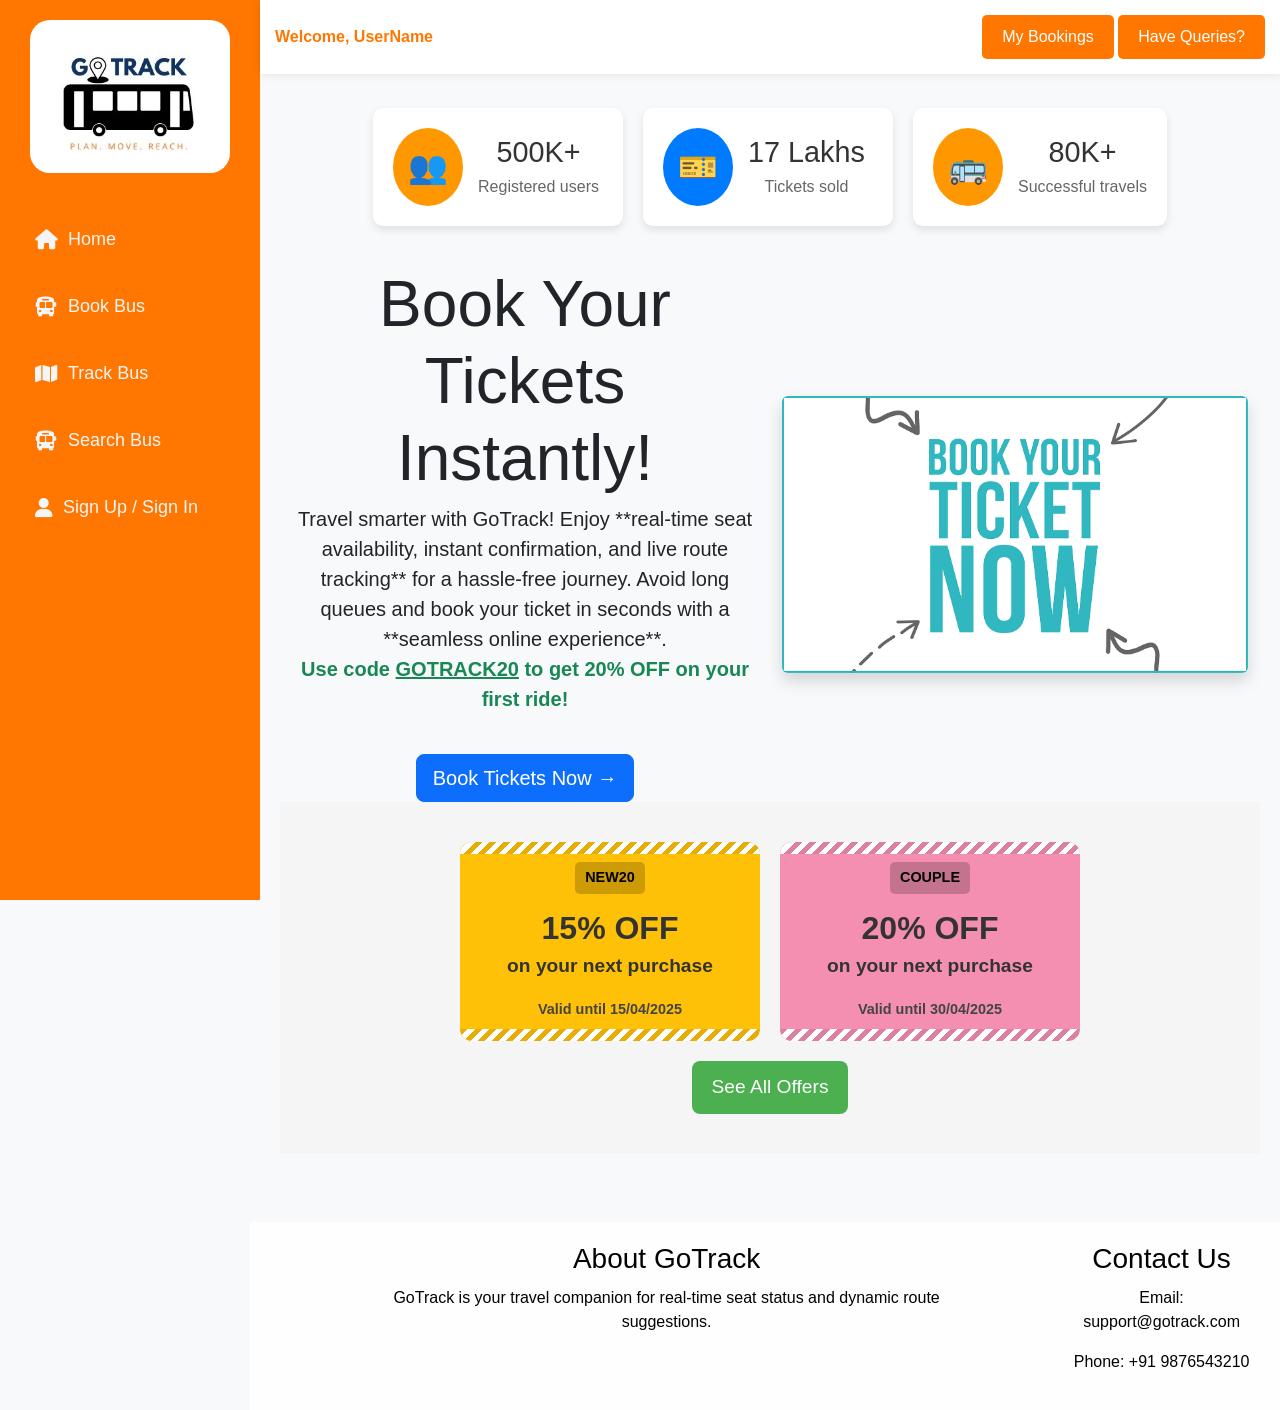
<file: frontend/index.html>
<!DOCTYPE html>
<html lang="en">
<head>
<meta charset="UTF-8">
<meta name="viewport" content="width=device-width, initial-scale=1.0">
<title>GoTrack</title>
<link href="https://cdn.jsdelivr.net/npm/bootstrap@5.3.0/dist/css/bootstrap.min.css" rel="stylesheet">
<link href="https://cdnjs.cloudflare.com/ajax/libs/font-awesome/6.0.0/css/all.min.css" rel="stylesheet">
<link rel="stylesheet" href="style.css">
<style>
    .sidebar ul a{
    text-decoration: none;
    }
    .sidebar h3 img {
    width: 200px; /* Adjust size as needed */
    height: auto; /* Maintain aspect ratio */
}
    
</style>
</head>

<body>
    <div class="sidebar">
        <h3><img src="logo.jpg" alt="GoTrack"></h3>
        <ul>
            <li><i class="fas fa-home"></i> Home</li>
            <li><a href="booking.html">
                <i class="fas fa-bus"></i> Book Bus
            </a></li>
            <li><i class="fas fa-map"></i> Track Bus</li>
            <li>
                <a href="Search.html">
                    <i class="fas fa-bus"></i> Search Bus
                </a>
            </li>            
            <li><i class="fas fa-user" ></i> Sign Up / Sign In</li>
        </ul>
    </div>

    <div class="main-content">
        <div class="navbar">
            <span class="username">Welcome, UserName</span>
            <div class="button-group">
    <button class="booking-btn">My Bookings</button>
    <button class="query-btn">Have Queries?</button>
</div>

            
        </div>
        <div id="content">
        </div>
    <div class="home-content py-5">
    <div class="container text-center">
        <div class="row align-items-center">
        <section class="stats">
                <div class="stat-card">
                    <div class="stat-icon stat-orange">👥</div>
                    <div class="stat-text">
                        <h3>500K+</h3>
                        <p>Registered users</p>
                    </div>
                </div>
                <div class="stat-card">
                    <div class="stat-icon stat-blue">🎫</div>
                    <div class="stat-text">
                        <h3>17 Lakhs</h3>
                        <p>Tickets sold</p>
                    </div>
                </div>
                <div class="stat-card">
                    <div class="stat-icon stat-orange">🚌</div>
                    <div class="stat-text">
                        <h3>80K+</h3>
                        <p>Successful travels</p>
                    </div>
                </div>
            </section>
            <!-- Text Section -->
            <div class="col-md-6">
                <div class="text-content">
                    <h3 class="display-3 fw">Book Your Tickets Instantly!</h3>
                    <p class="lead">
                        Travel smarter with <strong>GoTrack</strong>! Enjoy **real-time seat availability, instant confirmation, and live route tracking** for a hassle-free journey. 
                        Avoid long queues and book your ticket in seconds with a **seamless online experience**.
                        <br><span class="text-success fw-bold">Use code <u>GOTRACK20</u> to get 20% OFF on your first ride!</span>
                    </p>
                    <button class="btn btn-lg btn-primary mt-4" onclick="scrollToBooking()">Book Tickets Now →</button>
                </div>
            </div>
            <div class="col-md-6">
                <img src="book.png" alt="Bus Ticket Booking" class="img-fluid w-100 rounded shadow">
            </div>
        
            <section class="promo-section">
                <div class="promo-cards">
                    <div class="promo-card yellow-promo">
                        <span class="promo-label">NEW20</span>
                        <h3 class="promo-title">15% OFF</h3>
                        <p class="promo-text">on your next purchase</p>
                        <small>Valid until 15/04/2025</small>
                    </div>
                    <div class="promo-card pink-promo">
                        <span class="promo-label">COUPLE</span>
                        <h3 class="promo-title">20% OFF</h3>
                        <p class="promo-text">on your next purchase</p>
                        <small>Valid until 30/04/2025</small>
                    </div>
                </div>
                <button class="see-offers-btn">See All Offers</button>
            </section>
            <!-- Image Section -->
           
        </div>
    </div>
</div>

        <div id="booking-section" class="hidden">
            <h2 class="text-center mt-5">Select Your Journey Details</h2>
            <p class="text-center">Choose your destination, date, and time to proceed with booking.</p>
        </div>
    </div>

    <footer id="footer">
        <div class="footer-container">
            <div class="footer-section">
                <h3>About GoTrack</h3>
                <p>GoTrack is your travel companion for real-time seat status and dynamic route suggestions.</p>
            </div>
            <div class="footer-section">
                <h3>Contact Us</h3>
                <p>Email: support@gotrack.com</p>
                <p>Phone: +91 9876543210</p>
            </div>
        </div>
    </footer>
    <script src="script.js"></script>
</body>
</html>
</file>
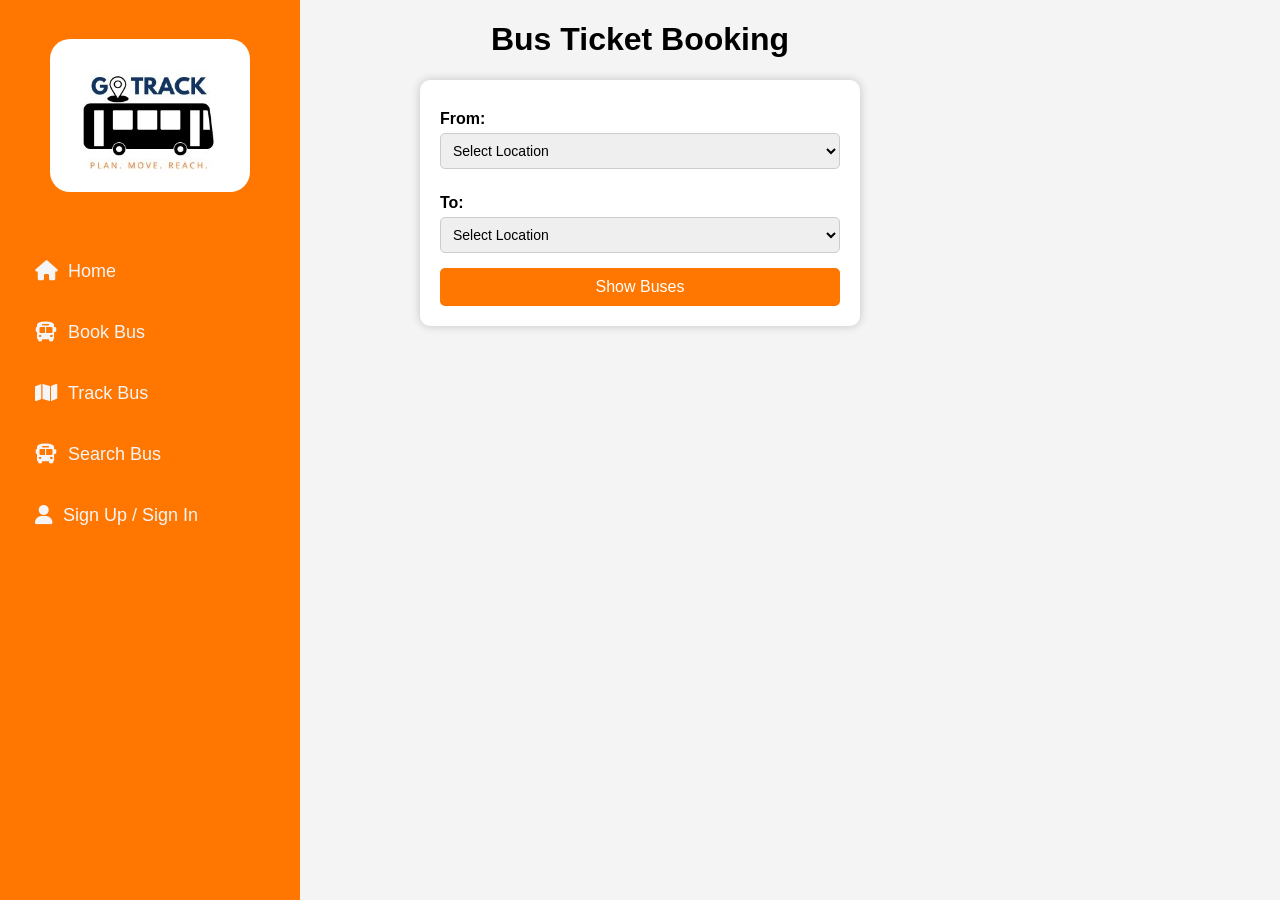
<file: frontend/booking.html>
<!DOCTYPE html>
<html lang="en">
<head>
    <meta charset="UTF-8">
    <meta name="viewport" content="width=device-width, initial-scale=1.0">
    <title>Bus Ticket Booking</title>
    <link rel="stylesheet" href="style.css">
    <link rel="stylesheet" href="https://cdnjs.cloudflare.com/ajax/libs/font-awesome/6.0.0/css/all.min.css">
    <style>
        body {
            font-family: Arial, sans-serif;
            text-align: center;
            margin: 20px;
            background-color: #f4f4f4;
        }

        .form-container {
            background: white;
            padding: 20px;
            border-radius: 10px;
            box-shadow: 0px 0px 10px rgba(0, 0, 0, 0.2);
            width: 400px;
            margin: 20px auto;
            text-align: left;
        }

        label {
            display: block;
            margin: 10px 0 5px;
            font-weight: bold;
        }

        select, input {
            padding: 8px;
            width: 100%;
            margin-bottom: 15px;
            border: 1px solid #ccc;
            border-radius: 5px;
            font-size: 14px;
        }

        button {
    background: #ff7700;
   
            color: white;
            border: none;
            padding: 10px;
            width: 100%;
            cursor: pointer;
            border-radius: 5px;
            font-size: 16px;
        }

        button:hover {
            background-color: #0056b3;
        }

        .bus-list {
            margin-top: 20px;
            background: white;
            padding: 15px;
            border-radius: 10px;
            box-shadow: 0px 0px 10px rgba(0, 0, 0, 0.2);
            width: 400px;
            margin: auto;
        }

        .bus-item {
            display: flex;
            justify-content: space-between;
            align-items: center;
            padding: 10px;
            border-bottom: 1px solid #ddd;
        }

        .bus-item:last-child {
            border-bottom: none;
        }

        .book-btn {
            background-color: #28a745;
            padding: 5px 10px;
            cursor: pointer;
            border-radius: 5px;
            font-size: 14px;
        }

        .book-btn:hover {
            background-color: #218838;
        }
    </style>
</head>
<body>
    <div class="sidebar">
        <h3><img src="logo.jpg" alt="GoTrack"></h3>
        <ul>
            <li><a href="index.php"><i class="fas fa-home"></i> Home</a></li>
            <li><a href="#"><i class="fas fa-bus"></i> Book Bus</a></li>
            <li><a href="map.php"><i class="fas fa-map"></i> Track Bus</a></li>
            <li><a href="Search.html"><i class="fas fa-bus"></i> Search Bus</a></li>            
            <li><a href="signin.html"><i class="fas fa-user"></i> Sign Up / Sign In</a></li>
        </ul>
    </div>
    <h1>Bus Ticket Booking</h1>

    <div class="form-container">
        <label for="fromLocation">From:</label>
        <select id="fromLocation"></select>

        <label for="toLocation">To:</label>
        <select id="toLocation"></select>

        <button onclick="showBuses()">Show Buses</button>
    </div>

    <div class="bus-list" id="busList" style="display: none;">
        <h2>Available Buses</h2>
        <div id="busesContainer"></div>
    </div>

    <script>
        // Tamil Nadu Districts
        const tamilNaduDistricts = [
            "Ariyalur", "Chengalpattu", "Chennai", "Coimbatore", "Cuddalore", 
            "Dharmapuri", "Dindigul", "Erode", "Kallakurichi", "Kanchipuram", 
            "Kanyakumari", "Karur", "Krishnagiri", "Madurai", "Nagapattinam", 
            "Namakkal", "Nilgiris", "Perambalur", "Pudukkottai", "Ramanathapuram", 
            "Ranipet", "Salem", "Sivaganga", "Tenkasi", "Thanjavur", "Theni", 
            "Thoothukudi", "Tiruchirappalli", "Tirunelveli", "Tirupattur", 
            "Tiruppur", "Tiruvallur", "Tiruvannamalai", "Tiruvarur", 
            "Vellore", "Viluppuram", "Virudhunagar"
        ];

        function populateDropdown(id) {
            const dropdown = document.getElementById(id);
            dropdown.innerHTML = '<option value="">Select Location</option>';
            tamilNaduDistricts.forEach(district => {
                let option = document.createElement("option");
                option.value = district;
                option.textContent = district;
                dropdown.appendChild(option);
            });
        }

        function showBuses() {
            const from = document.getElementById('fromLocation').value;
            const to = document.getElementById('toLocation').value;
            const busList = document.getElementById('busList');
            const busesContainer = document.getElementById('busesContainer');

            if (!from || !to) {
                alert("Please select both 'From' and 'To' locations.");
                return;
            }

            // Example Bus Data
            const buses = [
                { id: 1, name: "TNSTC Express", seats: 40, time: "10:00 AM" },
                { id: 2, name: "KPN Travels", seats: 30, time: "2:00 PM" },
                { id: 3, name: "Parveen Travels", seats: 25, time: "6:00 PM" }
            ];

            busesContainer.innerHTML = '';
            buses.forEach(bus => {
                let busItem = document.createElement('div');
                busItem.classList.add('bus-item');
                busItem.innerHTML = `
                    <span><strong>${bus.name}</strong> - ${bus.time}</span>
                    <button class="book-btn" onclick="bookBus(${bus.id}, '${from}', '${to}')">Book</button>
                `;
                busesContainer.appendChild(busItem);
            });

            busList.style.display = "block";
        }

        function bookBus(busId, from, to) {
    window.location.href = `seat_selection.html?id=${busId}&from=${from}&to=${to}`;
}


        // Load dropdowns on page load
        window.onload = () => {
            populateDropdown("fromLocation");
            populateDropdown("toLocation");
        };
    </script>

</body>
</html>
</file>
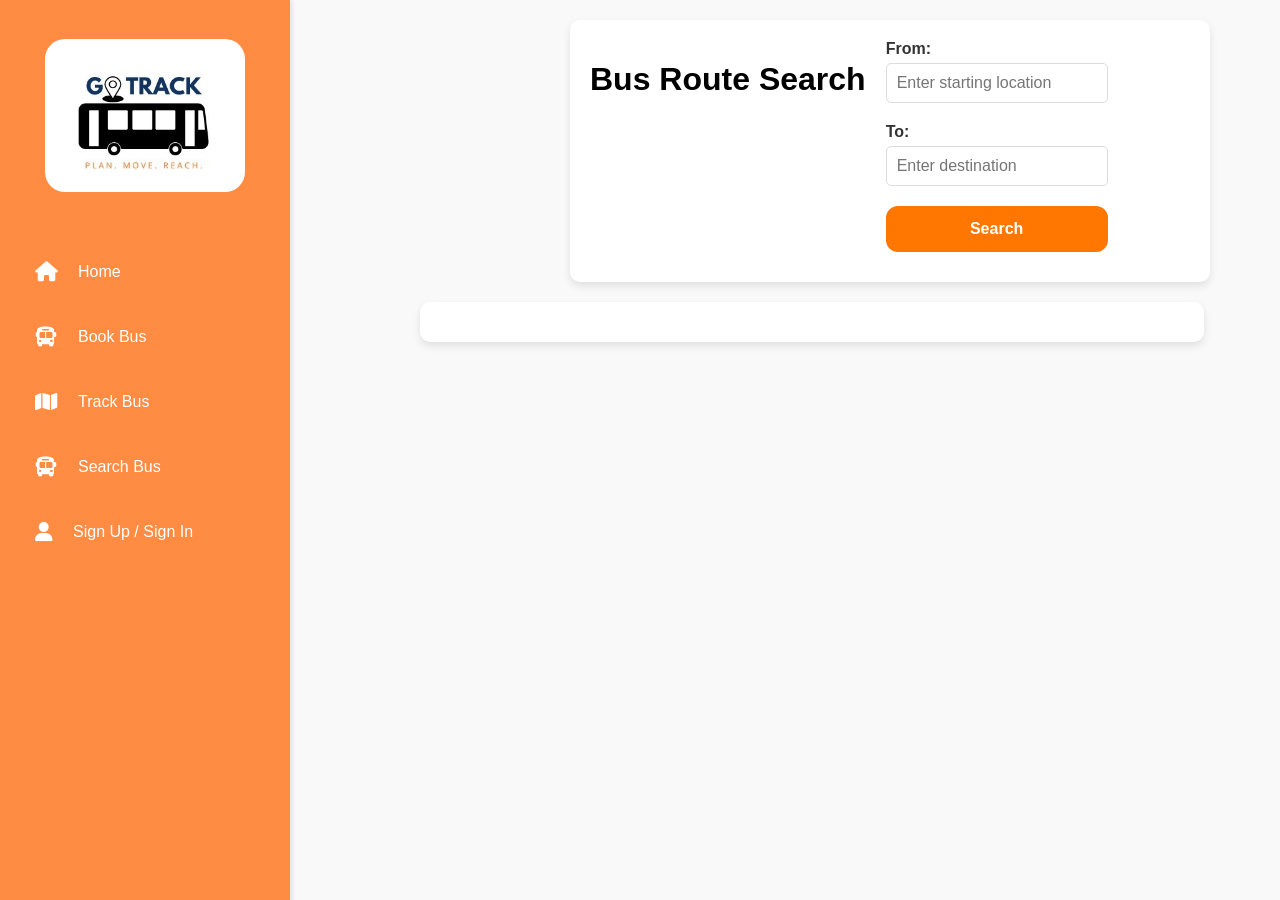
<file: frontend/bookings.html>
<!DOCTYPE html>
<html lang="en">
<head>
    <meta charset="UTF-8">
    <meta name="viewport" content="width=device-width, initial-scale=1.0">
    <title>Bus Route Search</title>
    <link rel="stylesheet" href="style.css">
    <link rel="stylesheet" href="https://cdnjs.cloudflare.com/ajax/libs/font-awesome/6.0.0/css/all.min.css">
    <style>
        body {
            font-family: Arial, sans-serif;
            margin: 20px;
            background-color: #f9f9f9;
        }
        .container {
            max-width: 600px;
            margin: 0 auto;
            padding: 20px;
            background-color: #fff;
            border-radius: 10px;
            box-shadow: 0 4px 8px rgba(0, 0, 0, 0.1);
            margin-left: 550px;
        }
        .form-group {
            margin-bottom: 20px;
        }
        .form-group label {
            display: block;
            margin-bottom: 5px;
            font-weight: bold;
            color: #333;
        }
        .form-group input {
            width: 100%;
            padding: 10px;
            box-sizing: border-box;
            border: 1px solid #ddd;
            border-radius: 5px;
            font-size: 16px;
            transition: border-color 0.3s ease;
        }
        .form-group input:focus {
            border-color: #ff8c42;
            outline: none;
        }
        .btn {
            width: 100%;
            padding: 10px 15px;
            background-color: #ff8c42;
            color: white;
            border: none;
            border-radius: 5px;
            cursor: pointer;
            font-size: 16px;
            transition: background-color 0.3s ease;
        }
        .btn:hover {
            background-color: #e67e22;
        }
        .btn:disabled {
            background-color: #ccc;
            cursor: not-allowed;
        }
        .error {
            color: red;
            margin-top: 10px;
            font-size: 14px;
        }
        .results-container {
            margin-top: 20px;
            padding: 20px;
            background-color: #fff;
            border-radius: 10px;
            box-shadow: 0 4px 8px rgba(0, 0, 0, 0.1);
            width:60%;
            margin-left: 400px;
        }
        .route {
            border: 1px solid #ddd;
            padding: 20px;
            margin-bottom: 15px;
            border-radius: 10px;
            background-color: #fff;
            transition: transform 0.3s ease, box-shadow 0.3s ease;
        }
        .route:hover {
            transform: translateY(-5px);
            box-shadow: 0 8px 16px rgba(0, 0, 0, 0.2);
        }
        .route-header {
            display: flex;
            justify-content: space-between;
            align-items: center;
            margin-bottom: 15px;
        }
        .route-header h3 {
            margin: 0;
            font-size: 20px;
            color: #333;
        }
        .route-header .badge {
            background-color: #ff8c42;
            color: white;
            padding: 5px 10px;
            border-radius: 5px;
            font-size: 14px;
        }
        .route-details {
            display: grid;
            grid-template-columns: repeat(2, 1fr);
            gap: 10px;
        }
        .route-details p {
            margin: 0;
            font-size: 14px;
            color: #555;
        }
        .route-details p strong {
            color: #333;
        }
        .sidebar {
            width: 250px;
            background-color: #ff8c42;
            position: fixed;
            height: 100%;
            top: 0;
            left: 0;
            padding: 20px;
            box-shadow: 2px 0 5px rgba(0, 0, 0, 0.1);
        }
        .sidebar h3 {
            color: white;
            text-align: center;
            margin-bottom: 20px;
        }
        .sidebar ul {
            list-style: none;
            padding: 0;
        }
        .sidebar ul li {
            margin-bottom: 15px;
        }
        .sidebar ul li a {
            color: white;
            text-decoration: none;
            font-size: 16px;
            display: flex;
            align-items: center;
        }
        .sidebar ul li a i {
            margin-right: 10px;
        }
        .sidebar ul li a:hover {
            color: #f9f9f9;
            text-decoration: underline;
        }
    </style>
</head>
<body>
    <div class="sidebar">
        <h3><img src="logo.jpg" alt="GoTrack"></h3>
        <ul>
            <li><a href="index.php"><i class="fas fa-home"></i> Home</a></li>
            <li><a href="#"><i class="fas fa-bus"></i> Book Bus</a></li>
            <li><a href="map.php"><i class="fas fa-map"></i> Track Bus</a></li>
            <li><a href="Search.html"><i class="fas fa-bus"></i> Search Bus</a></li>            
            <li><a href="signin.html"><i class="fas fa-user"></i> Sign Up / Sign In</a></li>
        </ul>
    </div>
    <div class="container">
        <h1>Bus Route Search</h1>
        <form id="searchForm">
            <div class="form-group">
                <label for="from">From:</label>
                <input type="text" id="from" placeholder="Enter starting location">
            </div>
            <div class="form-group">
                <label for="to">To:</label>
                <input type="text" id="to" placeholder="Enter destination">
            </div>
            <button type="submit" class="btn" id="searchBtn">Search</button>
            <div class="error" id="errorMessage"></div>
        </form>
    </div>
    <div class="results-container" id="results"></div>

    <script>
        const apiKey = '579b464db66ec23bdd000001108c39b466a947805079e1ce4d796f52';
        const baseUrl = 'https://api.data.gov.in/resource/1f10d3eb-a425-4246-8800-3f72bf7ad2b0';

        document.getElementById('searchForm').addEventListener('submit', async (e) => {
            e.preventDefault(); // Prevent form submission

            const from = document.getElementById('from').value.trim();
            const to = document.getElementById('to').value.trim();

            if (!from || !to) {
                showError('Please enter both "From" and "To" locations.');
                return;
            }

            clearError();
            showLoading(true);

            try {
                const routes = await getRoutes(from, to);
                displayResults(routes);
            } catch (error) {
                showError(`Failed to load routes: ${error.message}`);
            } finally {
                showLoading(false);
            }
        });

        async function getRoutes(from, to) {
            const queryParams = new URLSearchParams({
                'api-key': apiKey,
                'format': 'json',
                'limit': '100',
                'page': '1',
                ...(from && { 'filters[from]': from }),
                ...(to && { 'filters[to]': to })
            });

            const url = `${baseUrl}?${queryParams.toString()}`;
            const response = await fetch(url);

            if (!response.ok) {
                throw new Error('Failed to load bus routes');
            }

            const data = await response.json();

            if (data.status === 'error') {
                throw new Error(data.message);
            }

            return data.records ? data.records.map(route => ({
                id: route.sl_no,
                from: route.from,
                to: route.to,
                departureTimings: route.departure_timings,
                ticketPrice: calculateTicketPrice(route.route_length, route.type),
                distance: `${Math.round(route.route_length)} km`,
                duration: calculateDuration(route.route_length),
                depot: route.depot,
                routeNo: route.route_no_,
                type: route.type,
                numberOfServices: route.no_of_service,
                promoCode: `SETC${new Date().getFullYear()}`,
                discount: '10%'
            })) : [];
        }

        function calculateTicketPrice(routeLength, type) {
            const pricePerKm = type === 'ULTRA' ? 0.20 : 0.15;
            return routeLength * pricePerKm;
        }

        function calculateDuration(routeLength) {
            const hours = routeLength / 60;
            const hoursInt = Math.floor(hours);
            const minutes = Math.round((hours - hoursInt) * 60);
            return `${hoursInt}h ${minutes}m`;
        }

        function displayResults(routes) {
            const resultsDiv = document.getElementById('results');
            resultsDiv.innerHTML = '';

            if (routes.length === 0) {
                showError('No routes found for the given locations.');
                return;
            }

            routes.forEach(route => {
                const routeDiv = document.createElement('div');
                routeDiv.className = 'route';
                routeDiv.innerHTML = `
                    <div class="route-header">
                        <h3>Route No: ${route.routeNo}</h3>
                        <span class="badge">${route.type}</span>
                    </div>
                    <div class="route-details">
                        <p><strong>From:</strong> ${route.from}</p>
                        <p><strong>To:</strong> ${route.to}</p>
                        <p><strong>Departure:</strong> ${route.departureTimings}</p>
                        <p><strong>Duration:</strong> ${route.duration}</p>
                        <p><strong>Distance:</strong> ${route.distance}</p>
                        <p><strong>Ticket Price:</strong> ₹${route.ticketPrice.toFixed(2)}</p>
                        <p><strong>Depot:</strong> ${route.depot}</p>
                        <p><strong>Services:</strong> ${route.numberOfServices}</p>
                        <p><strong>Promo Code:</strong> ${route.promoCode}</p>
                        <p><strong>Discount:</strong> ${route.discount}</p>
                    </div>
                `;
                resultsDiv.appendChild(routeDiv);
            });
        }

        function showError(message) {
            document.getElementById('errorMessage').textContent = message;
        }

        function clearError() {
            document.getElementById('errorMessage').textContent = '';
        }

        function showLoading(isLoading) {
            document.getElementById('searchBtn').disabled = isLoading;
            document.getElementById('searchBtn').textContent = isLoading ? 'Searching...' : 'Search';
        }
    </script>
</body>
</html>
</file>
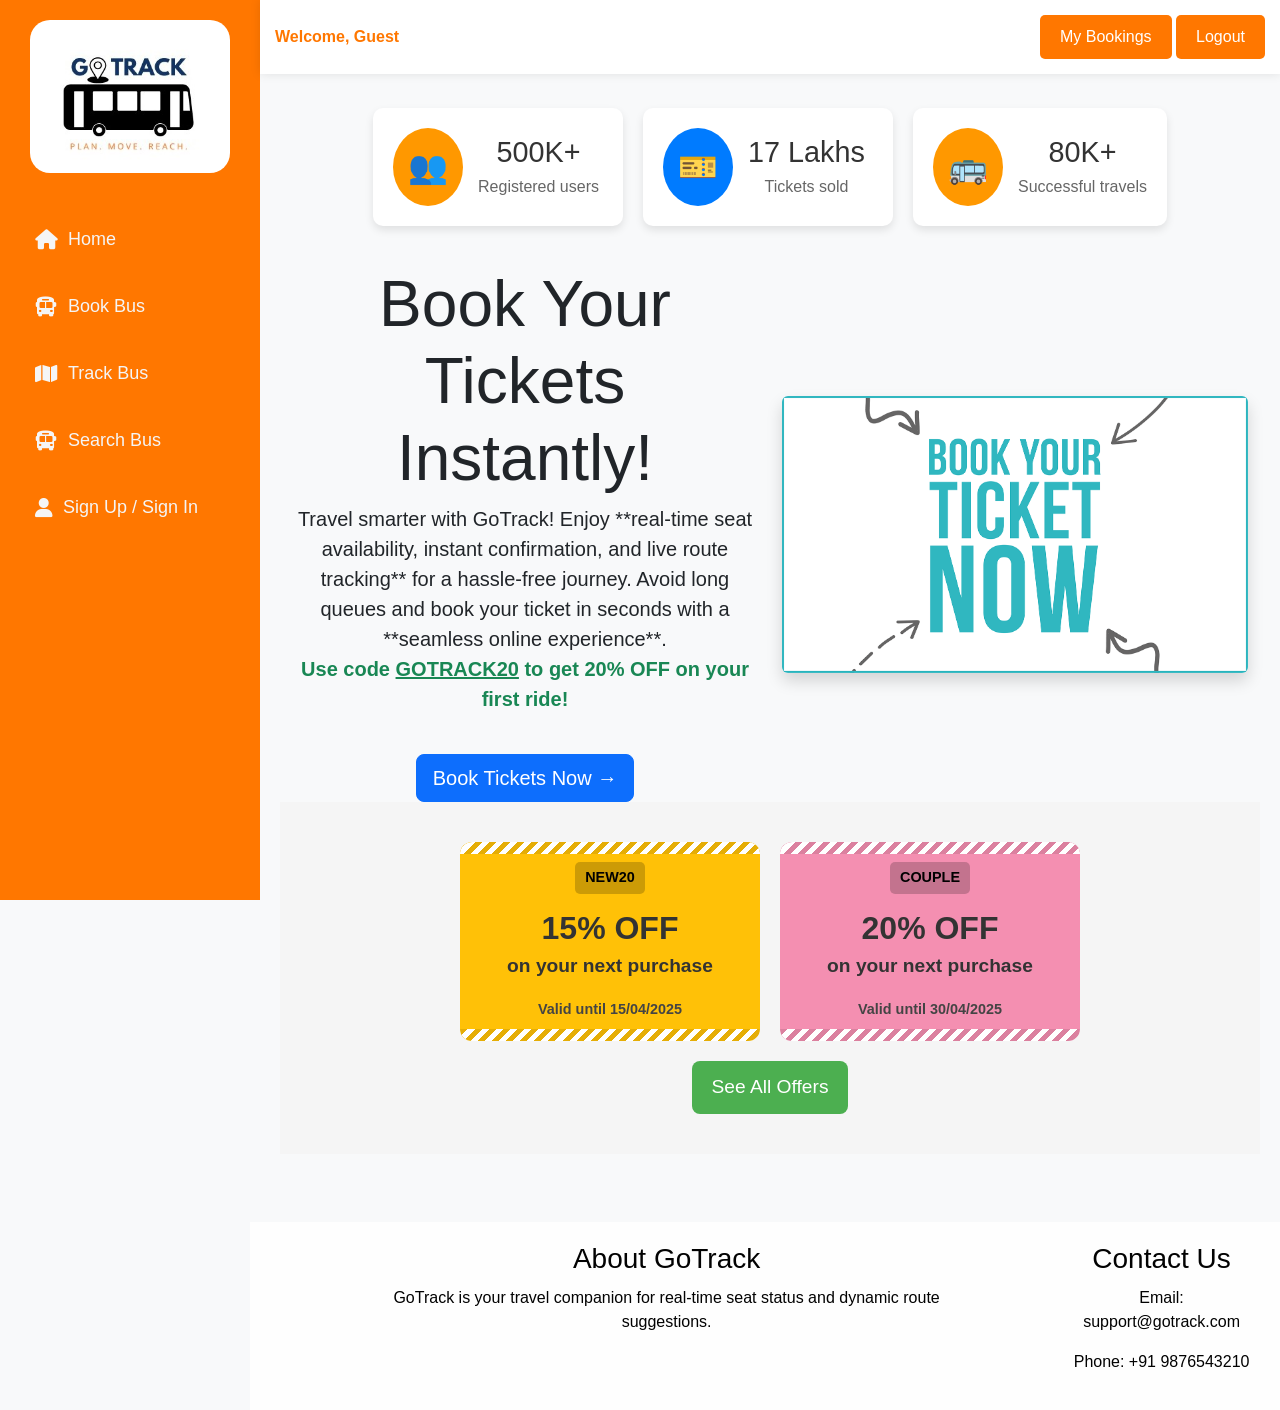
<file: frontend/rough.html>
<!DOCTYPE html>
<html lang="en">
<head>
<meta charset="UTF-8">
<meta name="viewport" content="width=device-width, initial-scale=1.0">
<title>GoTrack</title>
<link href="https://cdn.jsdelivr.net/npm/bootstrap@5.3.0/dist/css/bootstrap.min.css" rel="stylesheet">
<link href="https://cdnjs.cloudflare.com/ajax/libs/font-awesome/6.0.0/css/all.min.css" rel="stylesheet">
<link rel="stylesheet" href="style.css">
<style>
    
    
</style>
</head>

<body>
    <div class="sidebar">
        <h3><img src="logo.jpg" alt="GoTrack"></h3>
        <ul>
            <li><i class="fas fa-home"></i> Home</li>
            <li><a href="booking.html">
                <i class="fas fa-bus"></i> Book Bus
            </a></li>
            <li><i class="fas fa-map"></i> Track Bus</li>
            <li>
                <a href="Search.html">
                    <i class="fas fa-bus"></i> Search Bus
                </a>
            </li>            
            <!-- Sign Up / Sign In (Hidden after login) -->
<li id="signinNav">
    <a href="signin.html">
        <i class="fas fa-user"></i> Sign Up / Sign In
    </a>
</li>

<!-- Logout Button (Hidden by default, shows after login) -->
<button id="logoutBtn" style="display: none;">Logout</button>

<!-- Username Display -->


            
        </ul>
    </div>

    <div class="main-content">
        <div class="navbar">
            <span class="username" id="displayUsername">Welcome, Guest</span>


            <div class="button-group">
    <button class="booking-btn">My Bookings</button>
    <button id="logoutBtn">Logout</button>
</div>

            
        </div>
        
    <div class="home-content py-5">
    <div class="container text-center">
        <div class="row align-items-center">
        <section class="stats">
                <div class="stat-card">
                    <div class="stat-icon stat-orange">👥</div>
                    <div class="stat-text">
                        <h3>500K+</h3>
                        <p>Registered users</p>
                    </div>
                </div>
                <div class="stat-card">
                    <div class="stat-icon stat-blue">🎫</div>
                    <div class="stat-text">
                        <h3>17 Lakhs</h3>
                        <p>Tickets sold</p>
                    </div>
                </div>
                <div class="stat-card">
                    <div class="stat-icon stat-orange">🚌</div>
                    <div class="stat-text">
                        <h3>80K+</h3>
                        <p>Successful travels</p>
                    </div>
                </div>
            </section>
            <!-- Text Section -->
            <div class="col-md-6">
                <div class="text-content">
                    <h3 class="display-3 fw">Book Your Tickets Instantly!</h3>
                    <p class="lead">
                        Travel smarter with <strong>GoTrack</strong>! Enjoy **real-time seat availability, instant confirmation, and live route tracking** for a hassle-free journey. 
                        Avoid long queues and book your ticket in seconds with a **seamless online experience**.
                        <br><span class="text-success fw-bold">Use code <u>GOTRACK20</u> to get 20% OFF on your first ride!</span>
                    </p>
                    <button class="btn btn-lg btn-primary mt-4" onclick="scrollToBooking()">Book Tickets Now →</button>
                </div>
            </div>
            <div class="col-md-6">
                <img src="book.png" alt="Bus Ticket Booking" class="img-fluid w-100 rounded shadow">
            </div>
        
            <section class="promo-section">
                <div class="promo-cards">
                    <div class="promo-card yellow-promo">
                        <span class="promo-label">NEW20</span>
                        <h3 class="promo-title">15% OFF</h3>
                        <p class="promo-text">on your next purchase</p>
                        <small>Valid until 15/04/2025</small>
                    </div>
                    <div class="promo-card pink-promo">
                        <span class="promo-label">COUPLE</span>
                        <h3 class="promo-title">20% OFF</h3>
                        <p class="promo-text">on your next purchase</p>
                        <small>Valid until 30/04/2025</small>
                    </div>
                </div>
                <button class="see-offers-btn">See All Offers</button>
            </section>
            <!-- Image Section -->
           
        </div>
    </div>
</div>

        <div id="booking-section" class="hidden">
            <h2 class="text-center mt-5">Select Your Journey Details</h2>
            <p class="text-center">Choose your destination, date, and time to proceed with booking.</p>
        </div>
    </div>

    <footer id="footer">
        <div class="footer-container">
            <div class="footer-section">
                <h3>About GoTrack</h3>
                <p>GoTrack is your travel companion for real-time seat status and dynamic route suggestions.</p>
            </div>
            <div class="footer-section">
                <h3>Contact Us</h3>
                <p>Email: support@gotrack.com</p>
                <p>Phone: +91 9876543210</p>
            </div>
        </div>
    </footer>
    
    <script>
   document.addEventListener("DOMContentLoaded", function () {
    updateUsername();

    const signinForm = document.getElementById("signinForm");
    if (signinForm) {
        signinForm.addEventListener("submit", function (event) {
            event.preventDefault();

            const phone = document.getElementById("phone").value.trim();
            const password = document.getElementById("password").value.trim();

            fetch("signin.php", {
                method: "POST",
                headers: { "Content-Type": "application/x-www-form-urlencoded" },
                body: `phone=${encodeURIComponent(phone)}&password=${encodeURIComponent(password)}`
            })
            .then(response => response.json())
            .then(data => {
                if (data.status === "success") {
                    localStorage.setItem("username", data.username);
                    updateUsername();
                    window.location.href = "index.html"; // Redirect after login
                } else {
                    alert(data.message);
                }
            })
            .catch(error => console.error("Error:", error));
        });
    }

    const logoutBtn = document.getElementById("logoutBtn");
    if (logoutBtn) {
        logoutBtn.addEventListener("click", function () {
            localStorage.removeItem("username");
            updateUsername();
            window.location.href = "signin.html"; // Redirect to login page after logout
        });
    }
});

function updateUsername() {
    const username = localStorage.getItem("username");
    const usernameDisplay = document.getElementById("displayUsername");
    const signinNav = document.getElementById("signinNav");
    const logoutBtn = document.getElementById("logoutBtn");

    if (username) {
        usernameDisplay.textContent = `Welcome, ${username}`;
        if (signinNav) signinNav.style.display = "none"; // Hide Sign In / Sign Up
        if (logoutBtn) logoutBtn.style.display = "inline-block"; // Show Logout
    } else {
        usernameDisplay.textContent = "Welcome, Guest";
        if (signinNav) signinNav.style.display = "block"; // Show Sign In / Sign Up
        if (logoutBtn) logoutBtn.style.display = "none"; // Hide Logout
    }
}

    </script>
</body>
</html>
</file>
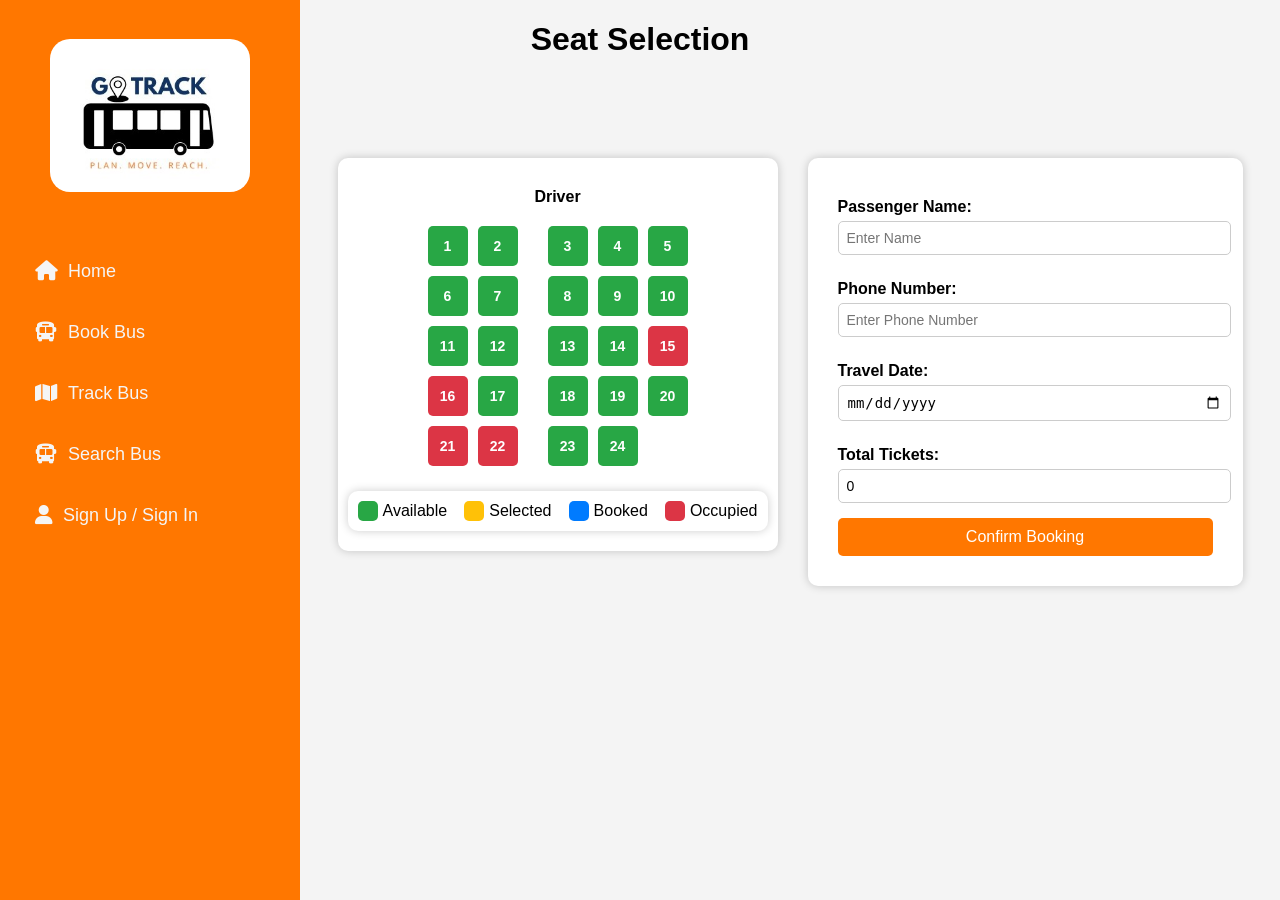
<file: frontend/seat_selection.html>
<!DOCTYPE html>
<html lang="en">
<head>
    <meta charset="UTF-8">
    <meta name="viewport" content="width=device-width, initial-scale=1.0">
    <title>Seat Selection</title>
    <link rel="stylesheet" href="style.css">
    <link rel="stylesheet" href="https://cdnjs.cloudflare.com/ajax/libs/font-awesome/6.0.0/css/all.min.css">
    <style>
        body {
            font-family: Arial, sans-serif;
            text-align: center;
            margin: 20px;
            background-color: #f4f4f4;
        }
        .container {
            display: flex;
            justify-content: center;
            align-items: flex-start;
            gap: 30px;
            margin-top: 100px;
            flex-wrap: wrap;
            margin-left: 300px;
        }
        .bus-layout-container {
            display: flex;
            flex-direction: column;
            align-items: center;
            background: white;
            padding: 20px;
            border-radius: 10px;
            box-shadow: 0px 0px 10px rgba(0, 0, 0, 0.2);
            width: 400px;
        }
        .bus-layout {
            display: grid;
            grid-template-columns:1fr 1.5fr 1fr 1fr 1fr;
            gap: 10px;
            padding: 10px;
        }
        .seat {
            width: 40px;
            height: 40px;
            display: flex;
            align-items: center;
            justify-content: center;
            border-radius: 5px;
            font-size: 14px;
            font-weight: bold;
            cursor: pointer;
        }
        .available { background-color: #28a745; color: white; }
        .selected { background-color: #ffc107; color: black; }
        .booked { background-color: #007bff; color: white; cursor: not-allowed; }
        .occupied { background-color: #dc3545; color: white; cursor: not-allowed; }
        .driver {
            grid-column: span 5;
            text-align: center;
            font-weight: bold;
            margin-bottom: 10px;
        }
        .legend {
            display: flex;
            justify-content: space-between;
            width: 100%;
            margin-top: 15px;
            background: white;
            padding: 10px;
            border-radius: 10px;
            box-shadow: 0px 0px 10px rgba(0, 0, 0, 0.2);
        }
        .legend-item {
            display: flex;
            align-items: center;
            gap: 5px;
        }
        .legend-box {
            width: 20px;
            height: 20px;
            border-radius: 5px;
        }
        .form-container {
            background: white;
            padding: 30px;
            border-radius: 10px;
            box-shadow: 0px 0px 10px rgba(0, 0, 0, 0.2);
            width: 375px;
            text-align: left;
        }
        label {
            display: block;
            margin: 10px 0 5px;
            font-weight: bold;
        }
        select, input {
            padding: 8px;
            width: 100%;
            margin-bottom: 15px;
            border: 1px solid #ccc;
            border-radius: 5px;
            font-size: 14px;
        }
        button {
            background-color: #ff7700;
            color: white;
            border: none;
            padding: 10px;
            width: 100%;
            cursor: pointer;
            border-radius: 5px;
            font-size: 16px;
        }
        button:hover { background-color: #e26900; }
        .booked-seat {
            background-color: #007bff !important;
            color: white;
            font-weight: bold;
            text-align: center;
        }
    </style>
</head>
<body>
    <h1 id="bookingTitle">Seat Selection</h1>
    <div class="sidebar">
        <h3><img src="logo.jpg" alt="GoTrack"></h3>
        <ul>
            <li><a href="index.php"><i class="fas fa-home"></i> Home</a></li>
            <li><a href="booking.html"><i class="fas fa-bus"></i> Book Bus</a></li>
            <li><a href="map.php"><i class=" fas fa-map"></i> Track Bus</a></li>
            <li><a href="Search.html"><i class="fas fa-bus"></i> Search Bus</a></li>            
            <li><a href="signin.html"><i class="fas fa-user"></i> Sign Up / Sign In</a></li>
        </ul>
    </div>
    <div class="container">
        <div class="bus-layout-container">
            <div class="bus-layout" id="busSeats">
                <div class="driver">Driver</div>
            </div>
            <div class="legend">
                <div class="legend-item"><div class="legend-box available"></div> Available</div>
                <div class="legend-item"><div class="legend-box selected"></div> Selected</div>
                <div class="legend-item"><div class="legend-box booked"></div> Booked</div>
                <div class="legend-item"><div class="legend-box occupied"></div> Occupied</div>
            </div>
        </div>
        <div class="form-container">
            <label>Passenger Name:</label>
            <input type="text" id="name" placeholder="Enter Name">
            <label>Phone Number:</label>
            <input type="tel" id="phone" placeholder="Enter Phone Number">
            <label>Travel Date:</label>
            <input type="date" id="travelDate">
            <label>Total Tickets:</label>
            <input type="text" id="ticketCount" value="0" readonly>
            <button onclick="confirmBooking()">Confirm Booking</button>
        </div>
    </div>

    <script>
        let bookedSeats = [];
        let selectedSeats = [];
        let occupiedSeats = [15, 16, 21, 22]; // Example occupied seats

        // Function to get URL parameters
        function getUrlParams() {
            const params = {};
            const queryString = window.location.search.substring(1);
            const pairs = queryString.split('&');
            pairs.forEach(pair => {
                const [key, value] = pair.split('=');
                params[key] = decodeURIComponent(value);
            });
            return params;
        }

        // Retrieve from, to, and busId from the URL
        const params = getUrlParams();
        const fromLocation = params.from;
        const toLocation = params.to;
        const busId = params.id;

        // Generate seats
        function generateSeats() {
            const busSeatsContainer = document.getElementById('busSeats');
            busSeatsContainer.innerHTML = '<div class="driver">Driver</div>';

            for (let i = 1; i <= 24; i++) {
                const seat = document.createElement('div');
                seat.classList.add('seat');
                seat.textContent = i;
                seat.setAttribute("data-seat-number", i);

                if (occupiedSeats.includes(i)) {
                    seat.classList.add('occupied');
                } else if (bookedSeats.includes(i)) {
                    seat.classList.add('booked-seat');
                    
                    seat.style.pointerEvents = "none";
                } else {
                    seat.classList.add('available');
                    seat.addEventListener('click', () => toggleSeat(i, seat));
                }
                busSeatsContainer.appendChild(seat);
            }
        }

        // Toggle seat selection
        function toggleSeat(seatNumber, seatElement) {
            if (selectedSeats.includes(seatNumber)) {
                selectedSeats = selectedSeats.filter(s => s !== seatNumber);
                seatElement.classList.remove('selected');
            } else {
                selectedSeats.push(seatNumber);
                seatElement.classList.add('selected');
            }
            document.getElementById("ticketCount").value = selectedSeats.length;
        }

        // Fetch booked seats from the server
        function fetchBookedSeats() {
    let travelDate = document.getElementById("travelDate").value;
    if (!travelDate) return; // Prevent fetching if no date selected

    fetch(`get_booked_seats.php?travelDate=${travelDate}&from=${fromLocation}&to=${toLocation}&busId=${busId}`)
        .then(response => {
            if (!response.ok) {
                throw new Error("Network response was not ok: " + response.statusText);
            }
            return response.json();
        })
        .then(data => {
            if (!data.success) {
                throw new Error("Server error: " + data.message);
            }
            bookedSeats = data.bookedSeats.map(Number);
            generateSeats(); // Regenerate seats with updated booked seats
        })
        .catch(error => {
            console.error("Fetch error:", error);
            alert("Failed to fetch booked seats. Check the console for details.");
        });
}

        // Confirm booking
        function confirmBooking() {
    let name = document.getElementById("name").value.trim();
    let phone = document.getElementById("phone").value.trim();
    let travelDate = document.getElementById("travelDate").value.trim();
    let seats = selectedSeats;

    if (!name || !phone || !travelDate || seats.length === 0) {
        alert("Please fill all fields and select at least one seat.");
        return;
    }

    fetch("save_booking.php", {
        method: "POST",
        headers: { "Content-Type": "application/json" },
        body: JSON.stringify({ name, phone, travelDate, seats, from: fromLocation, to: toLocation, busId })
    })
    .then(response => {
        if (!response.ok) {
            throw new Error("Network response was not ok: " + response.statusText);
        }
        return response.json();
    })
    .then(data => {
        if (!data.success) {
            throw new Error("Server error: " + data.message);
        }
        alert("Booking Successful!");
        window.location.href = "index.php";
    })
    .catch(error => {
        console.error("Error:", error);
        alert("Failed to confirm booking. Check the console for details.");
    });
}

        // Initialize on page load
        window.onload = () => {
            fetchBookedSeats();
            generateSeats();
        };

        // Fetch booked seats when travel date changes
        document.getElementById("travelDate").addEventListener("change", fetchBookedSeats);
    </script>
</body>
</html>
</file>
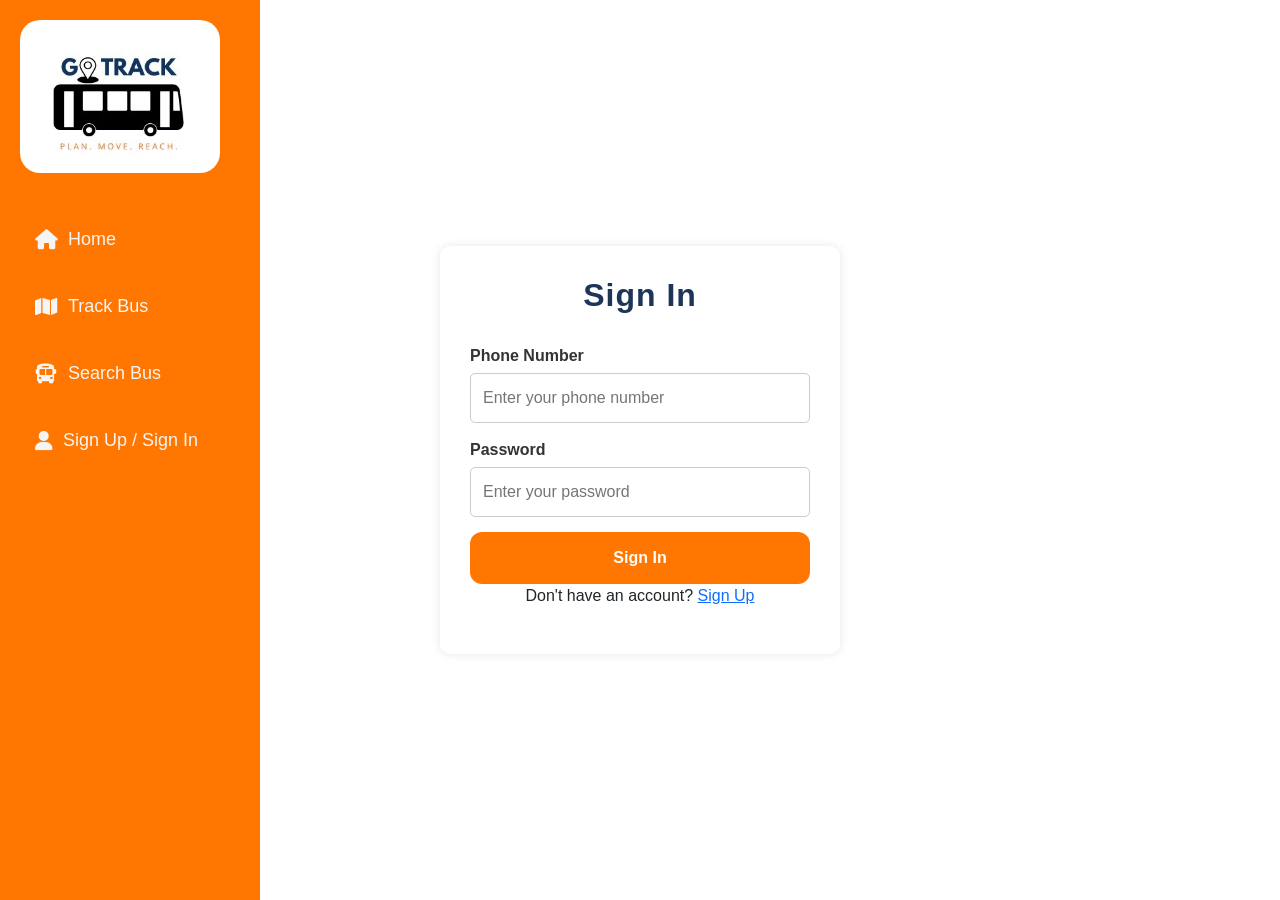
<file: frontend/signin.html>
<!DOCTYPE html>
<html lang="en">
<head>
    <meta charset="UTF-8">
    <meta name="viewport" content="width=device-width, initial-scale=1.0">
    <title>GoTrack - Sign In</title>
    <link rel="stylesheet" href="style.css">
    <link href="https://cdn.jsdelivr.net/npm/bootstrap@5.3.0/dist/css/bootstrap.min.css" rel="stylesheet">
    <link href="https://cdnjs.cloudflare.com/ajax/libs/font-awesome/6.0.0/css/all.min.css" rel="stylesheet">
    <style>
        body {
            font-family: Arial, sans-serif;
            display: flex;
            flex-direction: column;
            align-items: center;
            justify-content: center;
            height: 100vh;
            margin: 0;
        }
        
        .auth-container {
            background: white;
            padding: 30px;
            border-radius: 10px;
            box-shadow: 0px 0px 10px rgba(0, 0, 0, 0.1);
            text-align: center;
            width: 400px;
        }
        .form-group {
            width: 100%;
            margin-bottom: 15px;
            text-align: left;
        }
        .form-group label {
            font-weight: bold;
            display: block;
            margin-bottom: 5px;
        }
        .form-group input {
            width: 100%;
            padding: 12px;
            border: 1px solid #ccc;
            border-radius: 5px;
            font-size: 16px;
        }
        button {
            width: 100%;
            padding: 12px;
            background-color: #007bff;
            color: white;
            border: none;
            border-radius: 5px;
            font-size: 16px;
            cursor: pointer;
        }
        button:hover {
            background-color: #0056b3;
        }
    </style>
</head>
<body>
    <div class="sidebar">
        <h3><img src="logo.jpg" alt="GoTrack"></h3>
        <ul>
            <li><a href="index.php"><i class="fas fa-home"></i> Home</a></li>
            
            <li><a href="map.php"><i class="fas fa-map"></i> Track Bus</a></li>
            <li><a href="search.php"><i class="fas fa-bus"></i> Search Bus</a></li>            
            <li><a href="#"><i class="fas fa-user"></i> Sign Up / Sign In</a></li>
        </ul>
    </div>
    <div class="auth-container">
        <h2>Sign In</h2>
        <form id="loginForm" method="POST">
            <div class="form-group">
                <label>Phone Number</label>
                <input type="tel" id="phone" placeholder="Enter your phone number" pattern="[0-9]{10}" required>
            </div>
            <div class="form-group">
                <label>Password</label>
                <input type="password" id="password" placeholder="Enter your password" required>
            </div>
            <button type="submit">Sign In</button>
        </form>
        <p>Don't have an account? <a href="signup.html">Sign Up</a></p>
    </div>

    <script>
        document.getElementById("loginForm").addEventListener("submit", function(event) {
            event.preventDefault();
            
            const formData = new FormData();
            formData.append("phone", document.getElementById("phone").value);
            formData.append("password", document.getElementById("password").value);

            fetch("signin.php", {
    method: "POST",
    body: formData
})
.then(response => response.text()) // Change to text() to inspect response
.then(data => {
    console.log("Raw Response:", data); // Debugging step
    return JSON.parse(data); // Convert to JSON manually
})
.then(jsonData => {
    alert(jsonData.message);
    if (jsonData.status === "success") {
        window.location.href = "index.php";
    }
})
.catch(error => console.error("Error:", error));

        });
    </script>

</body>
</html>
</file>
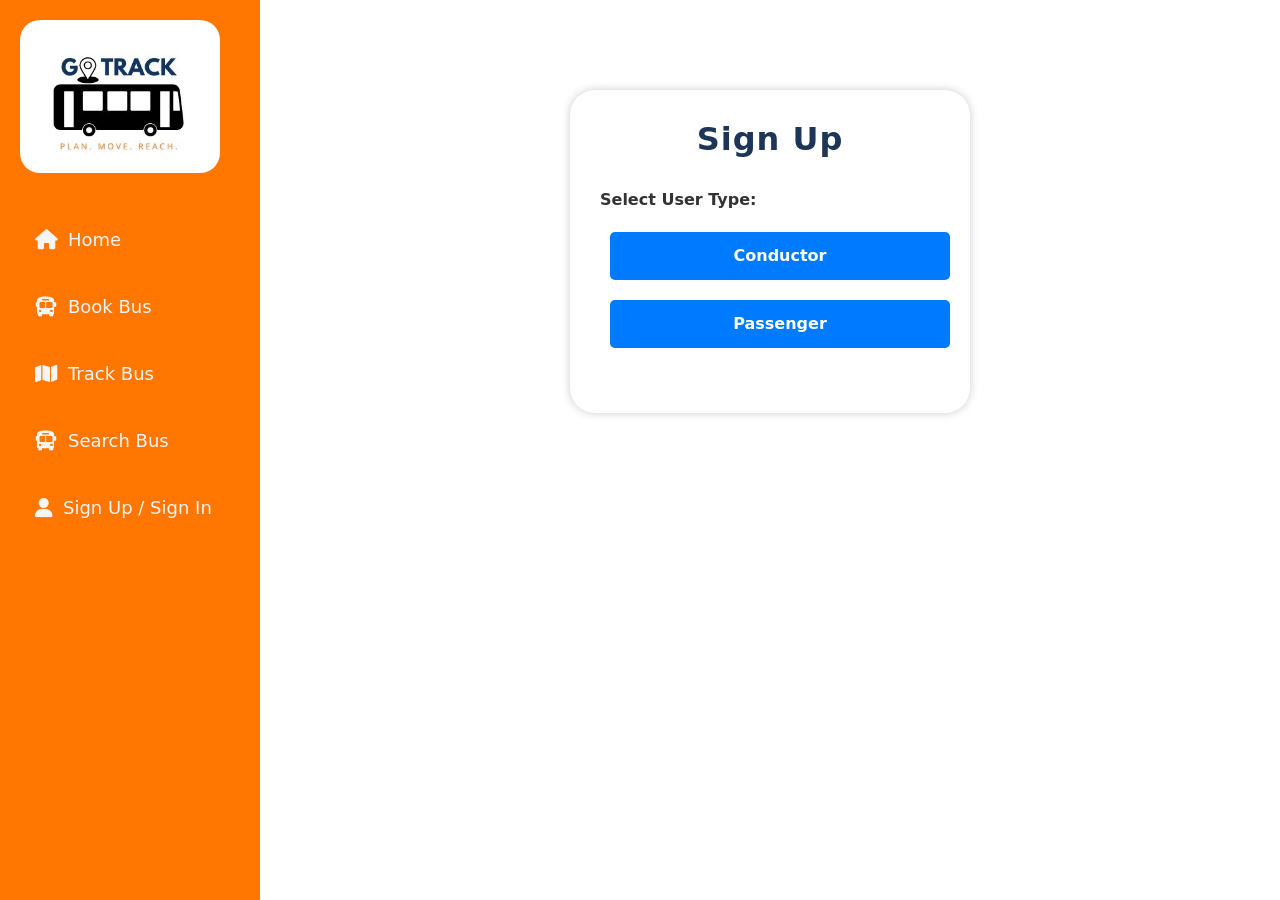
<file: frontend/signup.html>
<!DOCTYPE html>
<html lang="en">
<head>
    <meta charset="UTF-8">
    <meta name="viewport" content="width=device-width, initial-scale=1.0">
    <title>GoTrack - Sign Up</title>
    <link rel="stylesheet" href="style.css">
    <link href="https://cdn.jsdelivr.net/npm/bootstrap@5.3.0/dist/css/bootstrap.min.css" rel="stylesheet">
    <link href="https://cdnjs.cloudflare.com/ajax/libs/font-awesome/6.0.0/css/all.min.css" rel="stylesheet">
    <style>
        .btn, .user-btn {
            width: 100%;
            padding: 12px;
            background-color: #007bff;
            color: white;
            border: none;
            border-radius: 5px;
            font-size: 16px;
            cursor: pointer;
        }
        .btn:hover, .user-btn:hover {
            background-color: #0056b3;
        }
        .hidden {
            display: none;
        }
    </style>
</head>
<body>

    <!-- Sidebar -->
    <div class="sidebar">
        <h3><img src="logo.jpg" alt="GoTrack"></h3>
        <ul>
            <li><a href="index.html"><i class="fas fa-home"></i> Home</a></li>
            <li><a href="booking.html"><i class="fas fa-bus"></i> Book Bus</a></li>
            <li><i class="fas fa-map"></i> Track Bus</li>
            <li><a href="Search.html"><i class="fas fa-bus"></i> Search Bus</a></li>            
            <li><a href="signin.html"><i class="fas fa-user"></i> Sign Up / Sign In</a></li>
        </ul>
    </div>

    <!-- Signup Form -->
    <div class="main-content">
        <div class="auth-container">
            <h2>Sign Up</h2>

            <div class="form-group">
                <label>Select User Type:</label>
                <button class="user-btn" onclick="showForm('conductor')">Conductor</button>
                <button class="user-btn" onclick="showForm('passenger')">Passenger</button>
            </div>

            <!-- Conductor Signup Form -->
            <form id="conductor-form" class="hidden" method="POST" action="signup.php">
                <h3>Conductor Signup</h3>
                <div class="form-group">
                    <label>Full Name</label>
                    <input type="text" class="form-control" id="conductor_name" placeholder="Enter your name" required>
                </div>
                <div class="form-group">
                    <label>Phone Number</label>
                    <input type="tel" class="form-control" id="conductor_phone" placeholder="Enter your phone number" pattern="[0-9]{10}" required>
                </div>
                <div class="form-group">
                    <label>Employee ID</label>
                    <input type="text" class="form-control" id="conductor_employee_id" placeholder="Enter your Employee ID" required>
                </div>
                <div class="form-group">
                    <label>Password</label>
                    <input type="password" class="form-control" id="conductor_password" placeholder="Enter your password" required>
                </div>
                <button class="btn" type="submit">Sign Up</button>
            </form>

            <!-- Passenger Signup Form -->
            <form id="passenger-form" class="hidden" method="POST" action="signup.php">
                <h3>Passenger Signup</h3>
                <div class="form-group">
                    <label>Full Name</label>
                    <input type="text" class="form-control" id="passenger_name" placeholder="Enter your name" required>
                </div>
                <div class="form-group">
                    <label>Phone Number</label>
                    <input type="tel" class="form-control" id="passenger_phone" placeholder="Enter your phone number" pattern="[0-9]{10}" required>
                </div>
                <div class="form-group">
                    <label>Password</label>
                    <input type="password" class="form-control" id="passenger_password" placeholder="Enter your password" required>
                </div>
                <button class="btn" type="submit">Sign Up</button>
            </form>
        </div>
    </div>

    <script>
        function showForm(userType) {
            document.getElementById("conductor-form").classList.add("hidden");
            document.getElementById("passenger-form").classList.add("hidden");

            if (userType === 'conductor') {
                document.getElementById("conductor-form").classList.remove("hidden");
            } else {
                document.getElementById("passenger-form").classList.remove("hidden");
            }
        }

        // Handle Conductor Signup
        document.getElementById("conductor-form").addEventListener("submit", function(event) {
            event.preventDefault();

            const formData = new FormData();
            formData.append("user_type", "conductor");
            formData.append("full_name", document.getElementById("conductor_name").value);
            formData.append("phone", document.getElementById("conductor_phone").value);
            formData.append("employee_id", document.getElementById("conductor_employee_id").value);
            formData.append("password", document.getElementById("conductor_password").value);

            sendData(formData);
        });

        // Handle Passenger Signup
        document.getElementById("passenger-form").addEventListener("submit", function(event) {
            event.preventDefault();

            const formData = new FormData();
            formData.append("user_type", "passenger");
            formData.append("full_name", document.getElementById("passenger_name").value);
            formData.append("phone", document.getElementById("passenger_phone").value);
            formData.append("password", document.getElementById("passenger_password").value);

            sendData(formData);
        });

        // Send Data to PHP
        function sendData(formData) {
    fetch("signup.php", {
        method: "POST",
        body: formData
    })
    .then(response => response.json())
    .then(data => {
        alert(data.message);
        if (data.status === "success") {
            window.location.href = "signin.html";  // Redirect to signin page
        }
    })
    .catch(error => console.error("Error:", error));
}

    </script>

</body>
</html>
</file>
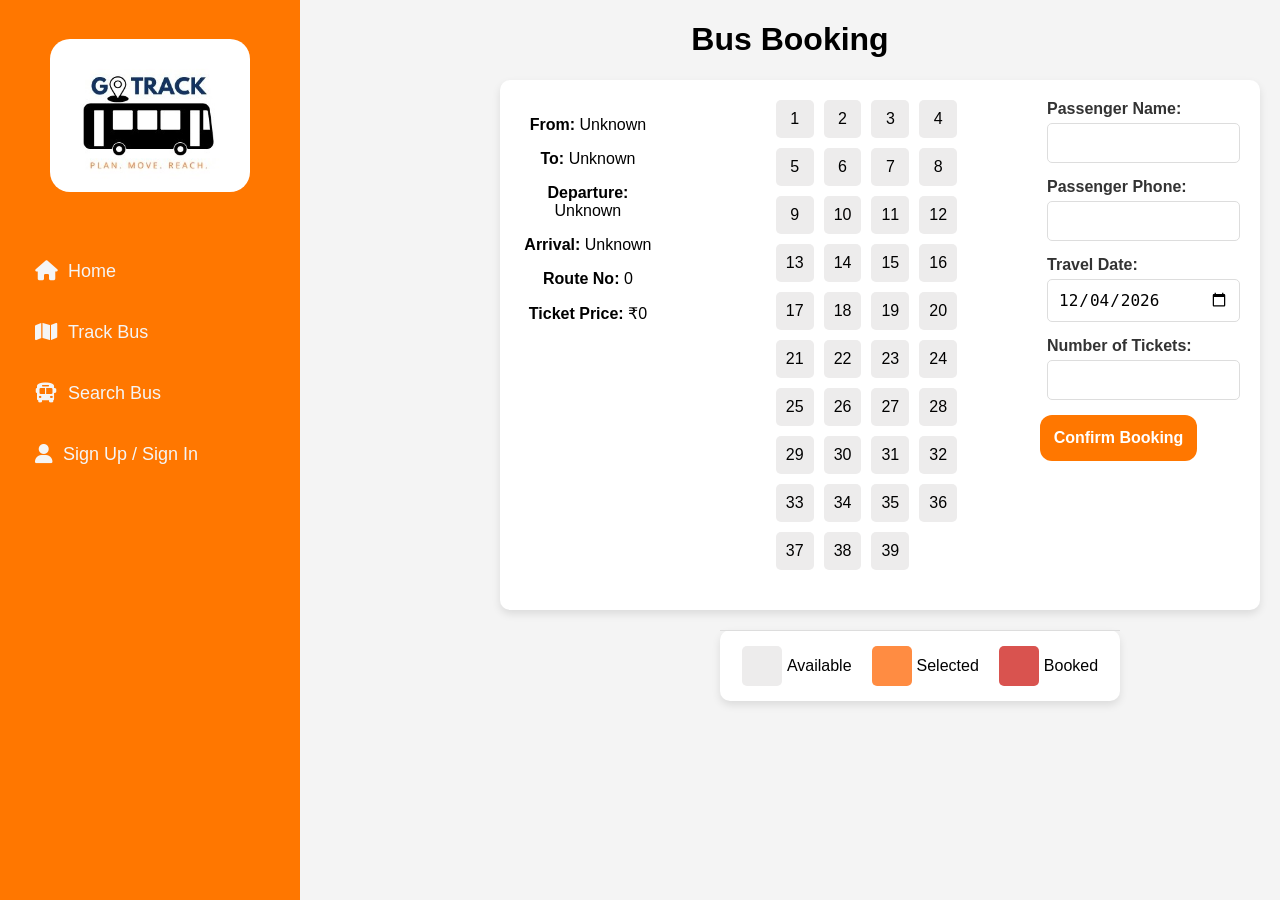
<file: frontend/test.html>
<!DOCTYPE html>
<html lang="en">
<head>
    <meta charset="UTF-8">
    <meta name="viewport" content="width=device-width, initial-scale=1.0">
    <title>Bus Booking</title>
    <link rel="stylesheet" href="style.css">
    <link rel="stylesheet" href="https://cdnjs.cloudflare.com/ajax/libs/font-awesome/6.0.0/css/all.min.css">
    <style>
        h1{
            margin-left: 300px;
        }
        body {
            font-family: Arial, sans-serif;
            margin: 20px;
            background-color: #f4f4f4;
        }
        .container {
            max-width: 800px;
            margin-left: 480px;
            padding: 20px;
            background-color: #fff;
            border-radius: 10px;
            box-shadow: 0 4px 8px rgba(0, 0, 0, 0.1);
        }
        .container1 {
            max-width: 400px;
            margin-left: 700px;
            margin-top: 20px;
            
            background-color: #fff;
            border-radius: 10px;
            box-shadow: 0 4px 8px rgba(0, 0, 0, 0.1);
        }
        .bus-layout {
            display: grid;
            grid-template-columns: repeat(4, 1fr);
            gap: 10px;
            margin-bottom: 20px;
            margin-left: 100px  ;
        }
        .seat {
    padding: 10px;
    background-color: #edecec; /* Default seat color */
    text-align: center;
    border-radius: 5px;
    cursor: pointer;
    transition: background-color 0.3s ease;
    position: relative;
}

.seat.selected {
    background-color: #ff8c42; /* Selected seat color */
    color: white;
}

.seat.occupied {
    background-color: #d9534f !important; /* New occupied seat color */
    cursor: not-allowed;
    pointer-events: none; /* Disable interactions */
    color: white !important; /* Text color for better contrast */
}



.seat.occupied::after {
    content: 'Booked';
    position: absolute;
    top: -25px;
    left: 50%;
    transform: translateX(-50%);
    background-color: rgba(0, 0, 0, 0.8);
    color: white;
    padding: 5px;
    border-radius: 5px;
    font-size: 12px;
    white-space: nowrap;
    opacity: 0;
    transition: opacity 0.3s ease;
}

.seat.occupied:hover::after {
    opacity: 1; /* Show tooltip on hover */
}


        .form-group {
            margin-bottom: 15px;
            margin-left: 50px;
        }
        .form-group label {
            display: block;
            margin-bottom: 5px;
            font-weight: bold;
        }
        .form-group input {
            width: 100%;
            padding: 10px;
            box-sizing: border-box;
            border: 1px solid #ddd;
            border-radius: 5px;
            font-size: 16px;
        }
        .btn {
            padding: 10px 15px;
            background-color: #ff8c42;
            color: white;
            border: none;
            border-radius: 5px;
            cursor: pointer;
            font-size: 16px;
            transition: background-color 0.3s ease;
        }
        .btn:hover {
            background-color: #e67e22;
        }
        .error {
            color: red;
            font-size: 14px;
            margin-top: 5px;
        }
        .loading {
            display: inline-block;
            margin-left: 10px;
        }
        /* Seat legend styles */
        .seat-legend {
    display: flex;
    justify-content: center;
    align-items: center;
    gap: 20px;
    margin-top: 20px;
    padding: 10px;
    border-top: 1px solid #ddd;
    flex-wrap: wrap; /* Allow wrapping if the container is too small */
}

.legend-item {
    display: flex;
    align-items: center;
    gap: 5px;
    margin: 5px 0; /* Add some margin for better spacing */
}

.legend-item .seat {
    width: 20px; /* Increase size for better visibility */
    height: 20px; /* Increase size for better visibility */
    display: inline-block;
    border-radius: 5px;
}

.legend-item .available {
    background-color: #edecec; /* Default seat color */
}

.legend-item .selected {
    background-color: #ff8c42; /* Selected seat color */
}

.legend-item .occupied {
    background-color: #d9534f; /* Booked seat color */
}

    </style>
</head>
<body>
    <div class="sidebar">
        <h3><img src="logo.jpg" alt="GoTrack"></h3>
        <ul>
            <li><a href="index.php"><i class="fas fa-home"></i> Home</a></li>
            
            <li><a href="map.php"><i class="fas fa-map"></i> Track Bus</a></li>
            <li><a href="search.php"><i class="fas fa-bus"></i> Search Bus</a></li>            
            <li><a href="signin.html"><i class="fas fa-user"></i> Sign Up / Sign In</a></li>
        </ul>
    </div>
    <h1>Bus Booking</h1>
    <div class="container">
       
        <div id="routeDetails"></div>
        <div class="bus-layout" id="busLayout"></div>
        
        <p id="seatsError" class="error"></p>
        <form id="bookingForm">
            <div class="form-group">
                <label for="passengerName">Passenger Name:</label>
                <input type="text" id="passengerName" required>
            </div>
            <div class="form-group">
                <label for="passengerPhone">Passenger Phone:</label>
                <input type="tel" id="passengerPhone" pattern="[0-9]{10}" title="Please enter a valid 10-digit phone number" required>
                <p class="error" id="phoneError"></p>
            </div>
            <div class="form-group">
                <label for="travelDate">Travel Date:</label>
                <input type="date" id="travelDate" required>
            </div>
            <div class="form-group">
                <label for="numTickets">Number of Tickets:</label>
                <input type="number" id="numTickets" min="1" max="39" required readonly>
            </div>
            <button type="submit" class="btn" id="submitBtn">Confirm Booking</button>
            <span id="loading" class="loading" style="display:none;">Processing...</span>
        </form>
    
        <!-- Move seat legend here -->
        
    </div>
    
    <div class="container1">
    <div class="seat-legend">
        <div class="legend-item"><span class="seat available"></span> Available</div>
        <div class="legend-item"><span class="seat selected"></span> Selected</div>
        <div class="legend-item"><span class="seat occupied"></span> Booked</div>
    </div>
</div>
    <script>
        // Get route details from query parameters
        const urlParams = new URLSearchParams(window.location.search);
        const from = urlParams.get('from') || 'Unknown';
        const to = urlParams.get('to') || 'Unknown';
        const departure = urlParams.get('departure') || 'Unknown';
        const arrival = urlParams.get('arrival') || 'Unknown';
        const routeNo = urlParams.get('routeNo') || '0';
        const price = urlParams.get('price') || '0';

        // Display route details
        document.getElementById('routeDetails').innerHTML = `
            <p><strong>From:</strong> ${from}</p>
            <p><strong>To:</strong> ${to}</p>
            <p><strong>Departure:</strong> ${departure}</p>
            <p><strong>Arrival:</strong> ${arrival}</p>
            <p><strong>Route No:</strong> ${routeNo}</p>
            <p><strong>Ticket Price:</strong> ₹${price}</p>
        `;

        // Set minimum date for travel date input
        const dateInput = document.getElementById('travelDate');
        const today = new Date();
        const formattedDate = today.toISOString().split('T')[0];
        dateInput.setAttribute('min', formattedDate);
        dateInput.value = formattedDate;

        // Generate bus layout
        const busLayout = document.getElementById('busLayout');

        // Fetch already booked seats
        async function fetchBookedSeats() {
    try {
        const travelDate = document.getElementById('travelDate').value;
        const departure = urlParams.get('departure'); // Get departure time from URL params
        const response = await fetch(`get_booked_seats1.php?routeNo=${routeNo}&travelDate=${travelDate}&departure=${departure}`);
        if (!response.ok) {
            throw new Error('Failed to fetch booked seats');
        }
        const data = await response.json();
        return data.bookedSeats || [];
    } catch (error) {
        console.error('Error fetching booked seats:', error);
        return [];
    }
}

        // Create bus layout and mark occupied seats
        // Create bus layout and mark occupied seats
        async function createBusLayout() {
    busLayout.innerHTML = ''; // Clear the previous layout
    const bookedSeats = await fetchBookedSeats(); // Fetch booked seats from the server

    console.log('Booked Seats:', bookedSeats); // Debugging: Log booked seats

    for (let i = 1; i <= 39; i++) {
        const seat = document.createElement('div');
        seat.className = 'seat';
        seat.textContent = i;

        // Mark seat as occupied if it's already booked
        if (bookedSeats.includes(i)) { // Compare numbers directly
    console.log(`Seat ${i} is booked.`);
    seat.classList.add('occupied');
    seat.style.pointerEvents = 'none'; // Disable interactions
    seat.style.backgroundColor = '#ccc'; // Visual indication
} else {
            seat.addEventListener('click', () => {
                if (!seat.classList.contains('occupied')) {
                    seat.classList.toggle('selected');
                    updateNumTickets();
                }
            });
        }

        busLayout.appendChild(seat);
    }
}




        // Update bus layout when travel date changes
        document.getElementById('travelDate').addEventListener('change', createBusLayout);

        // Initialize bus layout
        createBusLayout();

        // Update number of tickets based on selected seats
        function updateNumTickets() {
            const selectedSeats = document.querySelectorAll('.seat.selected').length;
            document.getElementById('numTickets').value = selectedSeats;
            document.getElementById('seatsError').textContent = '';
        }

        // Validate phone number
        function validatePhone() {
            const phoneInput = document.getElementById('passengerPhone');
            const phoneError = document.getElementById('phoneError');
            const phoneRegex = /^\d{10}$/;

            if (!phoneRegex.test(phoneInput.value)) {
                phoneError.textContent = 'Please enter a valid 10-digit phone number';
                return false;
            } else {
                phoneError.textContent = '';
                return true;
            }
        }

        document.getElementById('passengerPhone').addEventListener('input', validatePhone);

        // Handle form submission
        document.getElementById('bookingForm').addEventListener('submit', async (e) => {
            e.preventDefault();

            // Get form values
            const passengerName = document.getElementById('passengerName').value;
            const passengerPhone = document.getElementById('passengerPhone').value;
            const travelDate = document.getElementById('travelDate').value;
            const numTickets = document.getElementById('numTickets').value;

            // Validate phone
            if (!validatePhone()) {
                return;
            }

            // Get selected seats
            const selectedSeats = Array.from(document.querySelectorAll('.seat.selected'))
                .map(seat => seat.textContent);

            if (selectedSeats.length === 0) {
                document.getElementById('seatsError').textContent = 'Please select at least one seat.';
                return;
            }

            // Show loading indicator
            document.getElementById('loading').style.display = 'inline-block';
            document.getElementById('submitBtn').disabled = true;

            // Prepare booking data
            const bookingData = {
                routeNo,
                departure,
                travelDate,
                passengerName,
                passengerPhone,
                seats: selectedSeats,
                price
            };

            try {
                // Send booking data to the PHP backend
                const response = await fetch('book.php', {
                    method: 'POST',
                    headers: {
                        'Content-Type': 'application/json',
                    },
                    body: JSON.stringify(bookingData),
                });

                // Parse response text
                const responseText = await response.text();

                // Try to parse as JSON
                let result;
                try {
                    result = JSON.parse(responseText);
                } catch (e) {
                    console.error('Failed to parse response as JSON:', responseText);
                    throw new Error('Received invalid response from server');
                }

                // Check for errors
                if (!response.ok || result.error) {
                    throw new Error(result.error || 'Booking failed. Please try again.');
                }

                // Show success message
                alert(`Booking confirmed for ${passengerName}. Seats: ${selectedSeats.join(', ')}`);

                // Reset form and refresh seat layout
                document.getElementById('bookingForm').reset();
                createBusLayout();
            } catch (error) {
                console.error('Error:', error);
                alert(error.message);
            } finally {
                // Hide loading indicator
                document.getElementById('loading').style.display = 'none';
                document.getElementById('submitBtn').disabled = false;
            }
        });
    </script>
</body>
</html>
</file>
<file: frontend/style.css>
/* ---------- Global Styles ---------- */
body {
    margin: 0;
    font-family: Poppins, Arial, sans-serif;
    background: #f9f9f9;
}

.hidden {
    display: none;
}

img {
    max-width: 100%;
    border-radius: 20px;
}

/* ---------- Sidebar ---------- */
.sidebar {
    height: 100vh;
    width: 260px;
    position: fixed;
    left: 0;
    top: 0;
    background: #ff7700; /* GoTrack Orange */
    color: white;
    padding: 20px;
    transition: all 0.3s ease;
}

.sidebar h3 img {
    width: 150px;
    margin-bottom: 30px;
}

.sidebar ul {
    list-style: none;
    padding: 0;
}
.sidebar ul li {
    padding: 15px;
    margin-bottom: 10px;
    cursor: pointer;
    font-size: 18px;
    display: flex;
    align-items: center;
    gap: 10px;
    transition: 0.3s;
    color: #f5f5f5;
}

.sidebar ul li a{
    cursor: pointer;
    display: flex;
    align-items: center;
    gap: 10px;
    transition: 0.3s;
    color: #f5f5f5;
}

.sidebar ul li:hover {
    background: #FFC107;
    color: #ff7700;
    border-radius: 10px;
}

.sidebar ul li i {
    font-size: 20px;
}

/* ---------- Navbar ---------- */
.navbar {
    position: fixed;
    top: 0;
    left: 260px;
    right: 0;
    background: white;
    box-shadow: 0 0 10px rgba(0, 0, 0, 0.1);
    padding: 15px;
    display: flex;
    justify-content: space-between;
    align-items: center;
    z-index: 10;
}

.navbar .username {
    color: #ff7700;
    font-weight: bold;
}

.navbar button {
    background: #ff7700;
    color: white;
    border: none;
    padding: 10px 20px;
    border-radius: 5px;
    cursor: pointer;
    transition: background 0.3s;
}

.navbar button:hover {
    background: #ff5500;
}

/* ---------- Main Content ---------- */
.main-content {
    margin-left: 260px;
    padding: 20px;
    min-height: 100vh;
    transition: margin-left 0.3s ease;
}



/* ---------- Footer ---------- */
.footer-container {
    display: flex;
    margin-left: 250px;
    padding: 20px;
    background: #fefefe; /* Footer Orange */
    color: rgb(2, 2, 2);
}

.footer-section h3 {
    margin-bottom: 10px;
}

.footer-section{
    margin-left: 90px;
}
.footer-section a {
    color: white;
    text-decoration: none;
    display: block;
    margin: 5px 0;
    transition: 0.3s;
    
}

.footer-section a:hover {
    text-decoration: underline;
    color: #ffffff; /* Gold Hover */
}

/* ---------- Auth Page ---------- */
.auth-container {
    max-width: 400px;
    margin: 70px auto;
    padding: 30px;
    background: #ffffff;
    box-shadow: 0 0 10px rgba(0, 0, 0, 0.2);
    border-radius: 25px;
    text-align: center;
    animation: fadeIn 0.8s ease-in-out;
}

.auth-container h2 {
    font-size: 32px;
    color: #1d3557;
    margin-bottom: 30px;
    font-weight: bold;
    letter-spacing: 1px;
}

.form-group {
    margin-bottom: 25px;
    text-align: left;
}

.form-group label {
    font-weight: bold;
    margin-bottom: 10px;
    display: block;
    color: #333333;
}

.form-control {
    width: 100%;
    padding: 14px;
    border: 1px solid #ced4da;
    border-radius: 12px;
    transition: 0.3s;
}

.form-control:focus {
    border: 1px solid #ff7700;
    box-shadow: 0 0 12px rgba(255, 119, 0, 0.5);
    outline: none;
}

button[type='submit'] {
    background: #ff7700;
    color: white;
    padding: 14px;
    border: none;
    border-radius: 12px;
    font-weight: bold;
    cursor: pointer;
    transition: background 0.3s ease;
}

button[type='submit']:hover {
    background: #ff5500;
}

button[disabled] {
    opacity: 0.7;
    cursor: not-allowed;
}

.signup-link {
    color: #ff7700;
    cursor: pointer;
    text-decoration: underline;
    font-weight: bold;
}

.signup-link:hover {
    color: #ff5500;
}

/* ---------- Loading Animation ---------- */
.loading {
    text-align: center;
    padding: 20px;
}

.loading img {
    width: 80px;
    animation: spin 2s linear infinite;
}

@keyframes spin {
    0% {
        transform: rotate(0);
    }
    100% {
        transform: rotate(360deg);
    }
}

/* ---------- Success Message ---------- */
.success-message {
    padding: 20px;
    background: #28a745;
    color: white;
    text-align: center;
    border-radius: 5px;
    margin: 20px auto;
    box-shadow: 0 12px 24px rgba(0, 0, 0, 0.2);
}

.error-message {
    color: red;
    text-align: center;
    font-size: 20px;
}

/* ---------- Fade In Animation ---------- */
@keyframes fadeIn {
    from {
        opacity: 0;
        transform: translateY(-20px);
    }
    to {
        opacity: 1;
        transform: translateY(0);
    }
}



/* General Styling */
body {
    font-family: 'Arial', sans-serif;
    margin: 0;
    padding: 0;
    background-color: #f8f9fa;
    text-align: center;
}

/* Stats Section */
.stats {
    display: flex;
    justify-content: center;
    gap: 20px;
    flex-wrap: wrap;
    margin: 40px 0;
}

.stat-card {
    background: white;
    padding: 20px;
    border-radius: 10px;
    box-shadow: 0 4px 8px rgba(0, 0, 0, 0.1);
    display: flex;
    align-items: center;
    gap: 15px;
    min-width: 250px;
    transition: transform 0.3s ease, box-shadow 0.3s ease;
}

.stat-card:hover {
    transform: translateY(-5px);
    box-shadow: 0 6px 12px rgba(0, 0, 0, 0.15);
}

.stat-icon {
    font-size: 2rem;
    padding: 15px;
    border-radius: 50%;
    color: white;
}

.stat-orange {
    background-color: #ff9800;
}

.stat-blue {
    background-color: #007bff;
}

.stat-text h3 {
    margin: 0;
    font-size: 1.8rem;
    color: #333;
}

.stat-text p {
    margin: 5px 0 0;
    color: #666;
    font-size: 1rem;
}

/* Promo Section */
.promo-section {
    text-align: center;
    padding: 40px 20px;
    background: #f5f5f5; /* Light grey to blend with the design */
}

/* Coupon Wrapper */
.promo-cards {
    display: flex;
    justify-content: center;
    gap: 20px;
    flex-wrap: wrap;
}

.promo-card {
    position: relative;
    padding: 20px;
    min-width: 300px;
    border-radius: 12px;
    text-align: center;
    color: #333;
    font-family: Arial, sans-serif;
    font-weight: bold;
    overflow: hidden;
}

/* Coupon Background Colors */
.yellow-promo {
    background: #FFC107;
}

.pink-promo {
    background: #F48FB1;
}

/* Diagonal Stripes Border Effect */
.promo-card::before {
    content: "";
    position: absolute;
    top: 0;
    left: 0;
    width: 100%;
    height: 12px;
    background: repeating-linear-gradient(
        -45deg,
        white,
        white 5px,
        rgba(0, 0, 0, 0.1) 5px,
        rgba(0, 0, 0, 0.1) 10px
    );
    border-radius: 12px 12px 0 0;
}

.promo-card::after {
    content: "";
    position: absolute;
    bottom: 0;
    left: 0;
    width: 100%;
    height: 12px;
    background: repeating-linear-gradient(
        -45deg,
        white,
        white 5px,
        rgba(0, 0, 0, 0.1) 5px,
        rgba(0, 0, 0, 0.1) 10px
    );
    border-radius: 0 0 12px 12px;
}

/* Coupon Label */
.promo-label {
    background: rgba(0, 0, 0, 0.2);
    color: black;
    font-size: 0.9rem;
    padding: 5px 10px;
    border-radius: 5px;
    display: inline-block;
    margin-bottom: 10px;
}

/* Promo Text */
.promo-title {
    font-size: 2rem;
    font-weight: bold;
    margin: 5px 0;
}

.promo-text {
    font-size: 1.2rem;
}

/* Small text */
small {
    font-size: 0.9rem;
    color: #444;
}

/* Offers Button */
.see-offers-btn {
    background: #4CAF50;
    color: white;
    border: none;
    padding: 12px 20px;
    font-size: 1.2rem;
    border-radius: 8px;
    cursor: pointer;
    margin-top: 20px;
    transition: background 0.3s ease, transform 0.3s ease;
}

.see-offers-btn:hover {
    background: #388E3C;
    transform: scale(1.05);
}

/* Responsive */
@media (max-width: 768px) {
    .promo-cards {
        flex-direction: column;
        align-items: center;
    }
}


.container {
    display: flex;
    gap: 20px; /* Spacing between cards */
}

.card {
    width: 250px;
    padding: 20px;
    background: linear-gradient(135deg, #007bff, #0056b3);
    color: white;
    text-align: center;
    border-radius: 10px;
    box-shadow: 0 4px 6px rgba(0, 0, 0, 0.1);
    transition: transform 0.3s ease, box-shadow 0.3s ease;
    cursor: pointer;
}

.card:hover {
    transform: scale(1.1);
    box-shadow: 0 8px 16px rgba(0, 0, 0, 0.2);
}
.user-btn {
    background: #ff7700;
    color: white;
    border: none;
    padding: 10px 20px;
    margin: 10px;
    border-radius: 12px;
    font-weight: bold;
    cursor: pointer;
    transition: background 0.3s ease;
}

.user-btn:hover {
    background: #ff5500;
}
.sidebar ul a{
    text-decoration: none;
    }
    .sidebar h3 img {
    width: 200px; /* Adjust size as needed */
    height: auto; /* Maintain aspect ratio */
}
</file>
